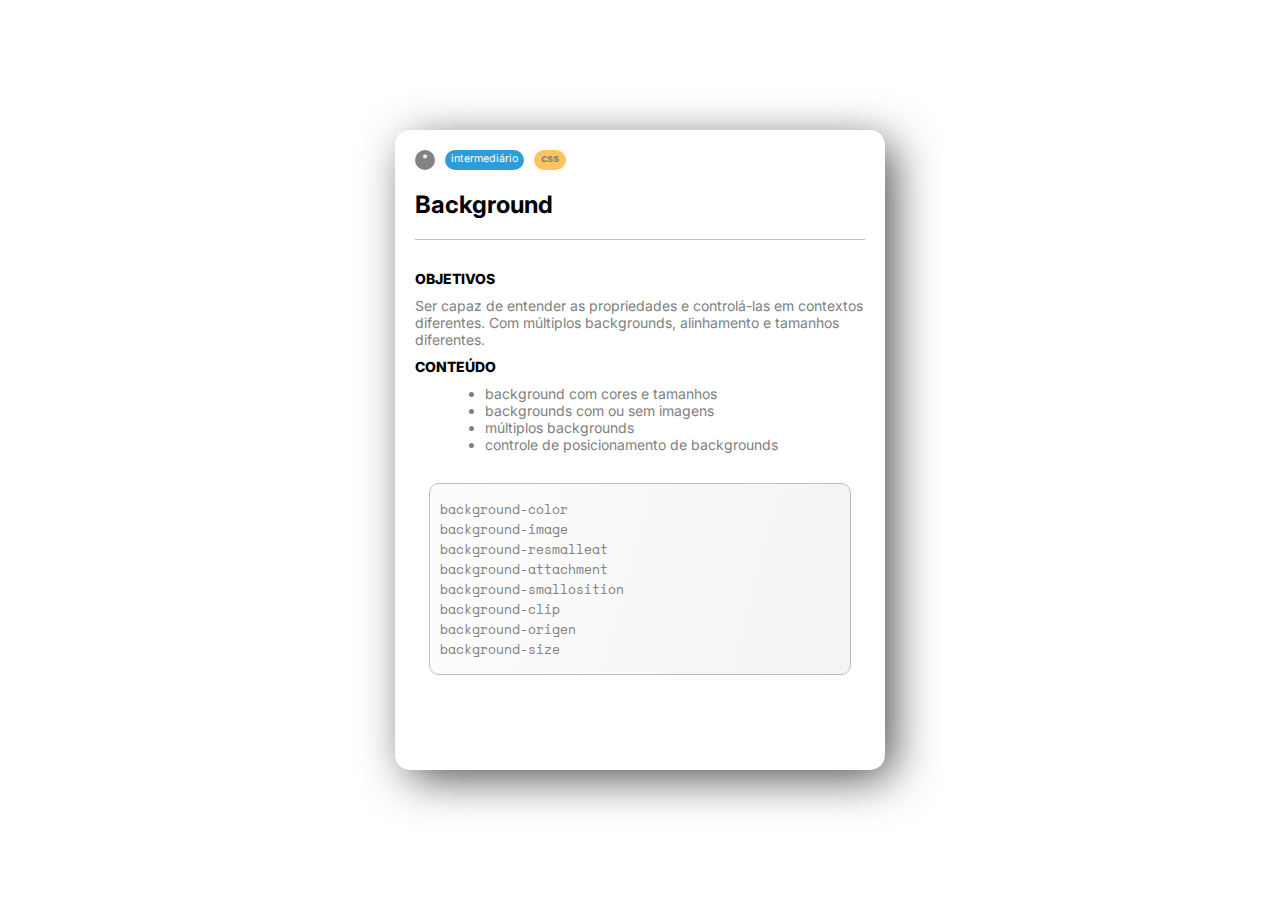
<file: atividade-flex-1/index.html>
<!DOCTYPE html>

<html lang="pt-br">

<head>
    <meta charset="UTF-8">
    <meta http-equiv="X-UA-Compatible" content="IE=edge">
    <meta name="viewport" content="width=device-width, initial-scale=1.0">
    <title>Flexbox1</title>
    <link rel="stylesheet" href="style.css">
</head>

<body>
    <div class="main">
        <div class="card">
            <div class="top">
                <div class="tag">
                    <h6 class="gray">*</h6>
                    <h6 class="blue">intermediário</h6>
                    <h6 class="yellow">css</h6>
                </div>
                <div class="tittle">
                    <h1>Background</h1>
                </div>
            </div>

            <div class="mid">
                <div class="item">
                    <h2>OBJETIVOS</h2>
                    <p>Ser capaz de entender as propriedades e controlá-las em contextos diferentes. Com múltiplos
                        backgrounds, alinhamento e tamanhos diferentes.</p>
                </div>
                <div class="item">
                    <h2>CONTEÚDO</h2>
                    <ul>
                        <li>background com cores e tamanhos</li>
                        <li>backgrounds com ou sem imagens</li>
                        <li>múltiplos backgrounds</li>
                        <li>controle de posicionamento de backgrounds</li>
                    </ul>
                </div>
            </div>

            <div class="bottom">
                <div class="background-list">
                    <small>background-color</small>
                    <small>background-image</small>
                    <small>background-resmalleat</small>
                    <small>background-attachment</small>
                    <small>background-smallosition</small>
                    <small>background-clip</small>
                    <small>background-origen</small>
                    <small>background-size</small>
                </div>
            </div>
        </div>
    </div>
</body>

</html>
</file>
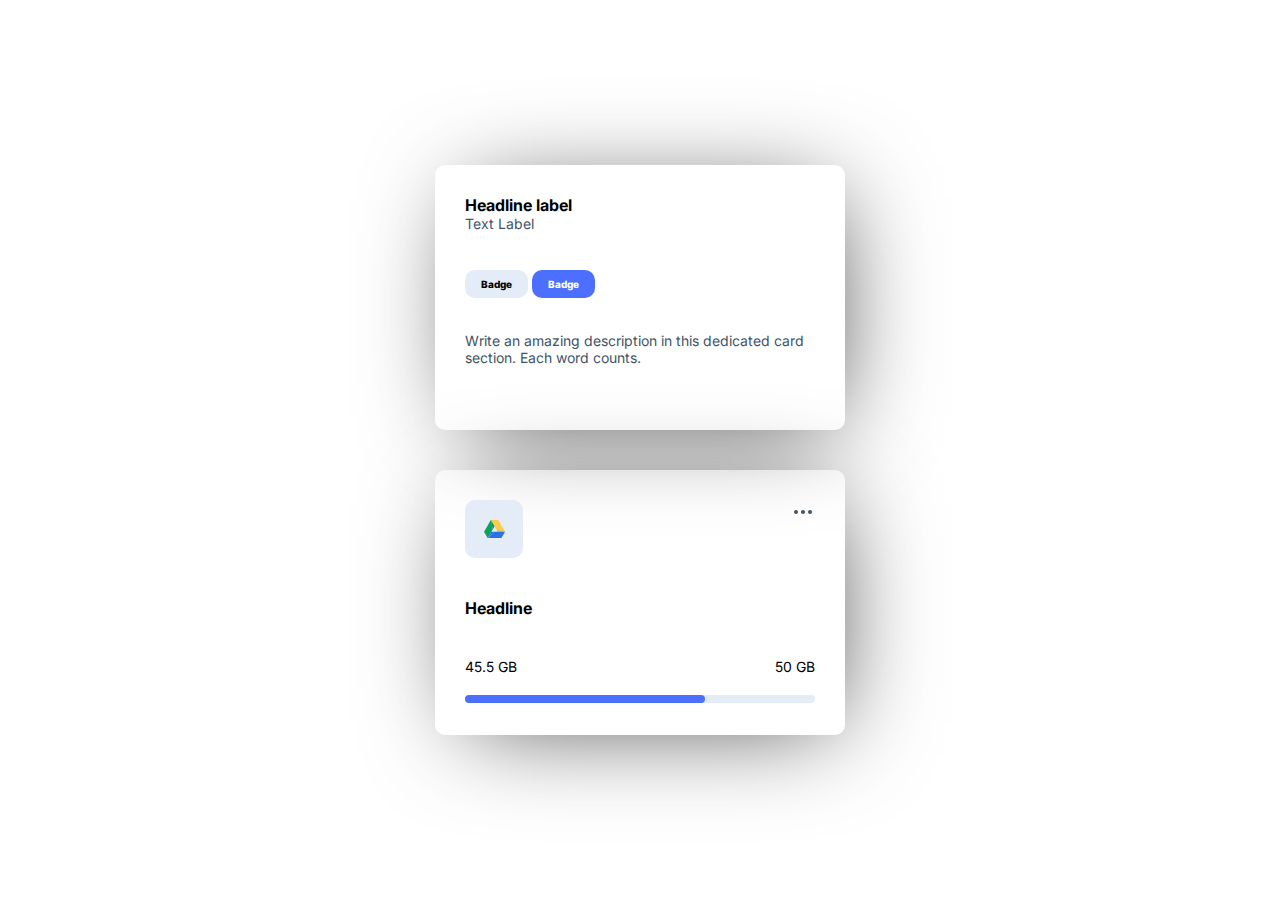
<file: atividade-flex-2/index.html>
<!DOCTYPE html>
<html lang="pt-br">

<head>
    <meta charset="UTF-8">
    <meta name="viewport" content="width=device-width, initial-scale=1.0">
    <title>Flexbox2</title>
    <link rel="stylesheet" href="style.css">
</head>

<body>
    <div class="main flex gap-40 flex-center">

        <div class="card flex border-25 gap-40">
            <div class="top">
                <h1 class="size-16">Headline label</h1>
                <h2 class="size-14 weight-400 color-gray">Text Label</h2>
            </div>
            <div class="mid">
                <a href="#" class="size-10 border-25 weight-800">Badge</a>
                <a href="#" class="blue size-10 border-25 weight-800">Badge</a>
            </div>
            <div class="bottom">
                <p class="size-14 weight-400 color-gray">Write an amazing description in this dedicated card section.
                    Each word counts.</p>
            </div>
        </div>

        <div class="card flex border-25 gap-40">
            <div class="top flex flex-between direction-row">
                <div class="drive flex flex-center border-25">
                    <img src="assets/Vector.svg" alt="drive" height="24" width="21">
                </div>
                <div class="menu flex">
                    <img src="assets/horizontal.svg" alt="menu" height="24" width="24">
                </div>
            </div>
            <div class="mid">
                <h1 class="size-16">Headline</h1>
            </div>
            <div class="bottom flex gap-20">
                <div class="label-bar flex flex-between direction-row">
                    <p class="size-14">45.5 GB</p>
                    <p class="size-14">50 GB</p>
                </div>
                <div class="bar">
                    <div class="bar-gray border-25">
                        <div class="bar-blue blue border-25"></div>
                    </div>
                </div>
            </div>
        </div>
    </div>
</body>

</html>
</file>
<file: atividade-flex-1/style.css>
@import url('https://fonts.googleapis.com/css2?family=Inter:ital,opsz,wght@0,14..32,100..900;1,14..32,100..900&display=swap');
@import url('https://fonts.googleapis.com/css2?family=Space+Mono:ital,wght@0,400;0,700;1,400;1,700&display=swap');

* {
    margin: 0;
}

body {
    font-family: "Inter", sans-serif;
    color: gray;
}

.main {
    height: 100vh;
    width: 100%;
    display: flex;
    justify-content: center;
    align-items: center;
}

.card {
    height: 600px;
    width: 450px;
    padding: 20px;
    border-radius: 15px;
    display: flex;
    flex-direction: column;
    gap: 30px;
    box-shadow: 10px 10px 47px -4px rgba(0, 0, 0, 0.75);
}

.top {
    border-bottom: 1px solid #bdbdbd;
}

.top .tag {
    display: flex;
    margin-bottom: 20px;
}

.blue, .yellow, .gray {
    border-radius: 10px;
    text-align: center;
    margin-right: 10px;
    padding: 2px;
}

.gray {
    display: flex;
    padding: 2px 7px 4px 7px;
    align-items: flex-start;
    gap: 10px;
    color: #fff;

    border-radius: 50px;
    background: #828282;
}

.blue {
    background: #2D9CDB;
    width: 75px;
    height: 16px;
    color: white;
    font-weight: 400;
}

.yellow {
    background: #FFC460;
    width: 28px;
    height: 16px;
}

.bottom {
    display: flex;
    justify-content: center;
    align-items: center;
}

.background-list {
    display: flex;
    flex-direction: column;
    justify-content: center;
    width: 400px;
    height: 190px;
    font-family: "Space Mono", monospace;
    padding: 0px 10px 0px 10px;

    border-radius: 10px;
    border: 1px solid var(--Gray-4, #BDBDBD);
    background: var(--gradiente, linear-gradient(105deg, rgba(196, 196, 196, 0.04) 1.21%, rgba(178, 178, 178, 0.15) 97.68%));
}

ul li {
    margin-left: 30px;
    font-size: 14px;
}

h1 {
    font-size: 24px;
    margin-bottom: 20px;
    color: black;
}

h2 {
    font-size: 14px;
    font-weight: 800;
    color: black;
    margin-bottom: 10px;
}

p {
    font-size: 14px;
    margin-bottom: 10px;
}
</file>
<file: atividade-flex-2/style.css>
@import url('https://fonts.googleapis.com/css2?family=Inter:ital,opsz,wght@0,14..32,100..900;1,14..32,100..900&display=swap');

* {
    margin: 0;
    padding: 0;
}

.flex {
    display: flex;
    flex-direction: column;
}

.main {
    font-family: "Inter", sans-serif;
    height: 100vh;
}

.card {
    height: 205px;
    width: 350px;
    padding: 30px;
    box-shadow: 10px 10px 100px -23px rgba(0, 0, 0, 0.75);
    ;
}

a {
    padding: 8px 16px;
    text-decoration: none;
    background: #E4ECF7;
    color: black;
}

.drive {
    background: #E4ECF7;
    height: 48px;
    width: 48px;
    padding: 5px;
}

.menu {
    height: 24px;
    width: 24px;
}

.bar-gray, .bar-blue {
    height: 8px;
}

.bar-gray {
    width: 100%;
    background: #E4ECF7;
}

.bar-blue {
    width: 240px;
}

.blue {
    background: #4C6FFF;
    color: white;
}

.border-25 {
    border-radius: 10px;
}

.size-16 {
    font-size: 16px;
}

.size-14 {
    font-size: 14px;
}

.size-10 {
    font-size: 10px;
}

.weight-400 {
    font-weight: 400;
}

.weight-800 {
    font-weight: 800;
}

.color-gray {
    color: #425466;
}

.gap-40 {
    gap: 40px;
}

.gap-20 {
    gap: 20px;
}

.flex-center {
    justify-content: center;
    align-items: center;
}

.flex-between {
    justify-content: space-between;
}

.direction-row {
    flex-direction: row;
}

.border {
    border: 1px solid red;
}
</file>
